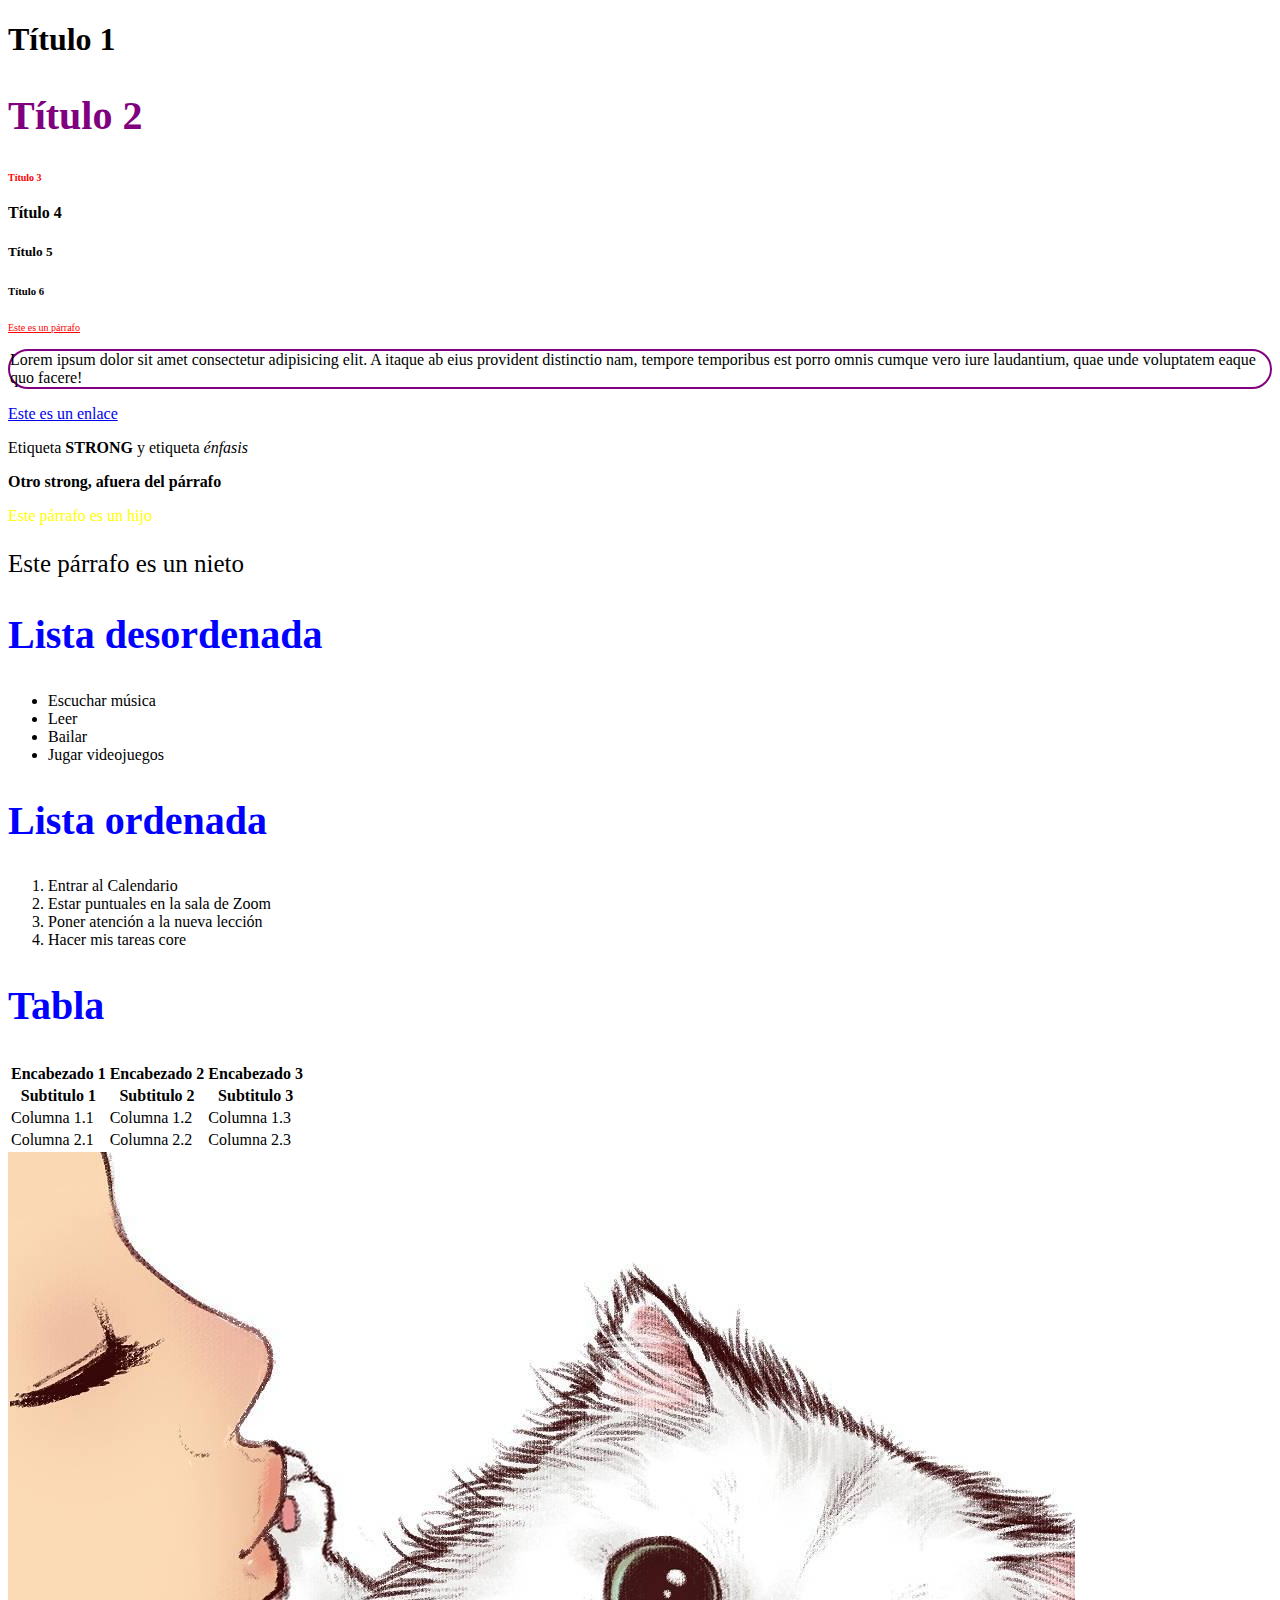
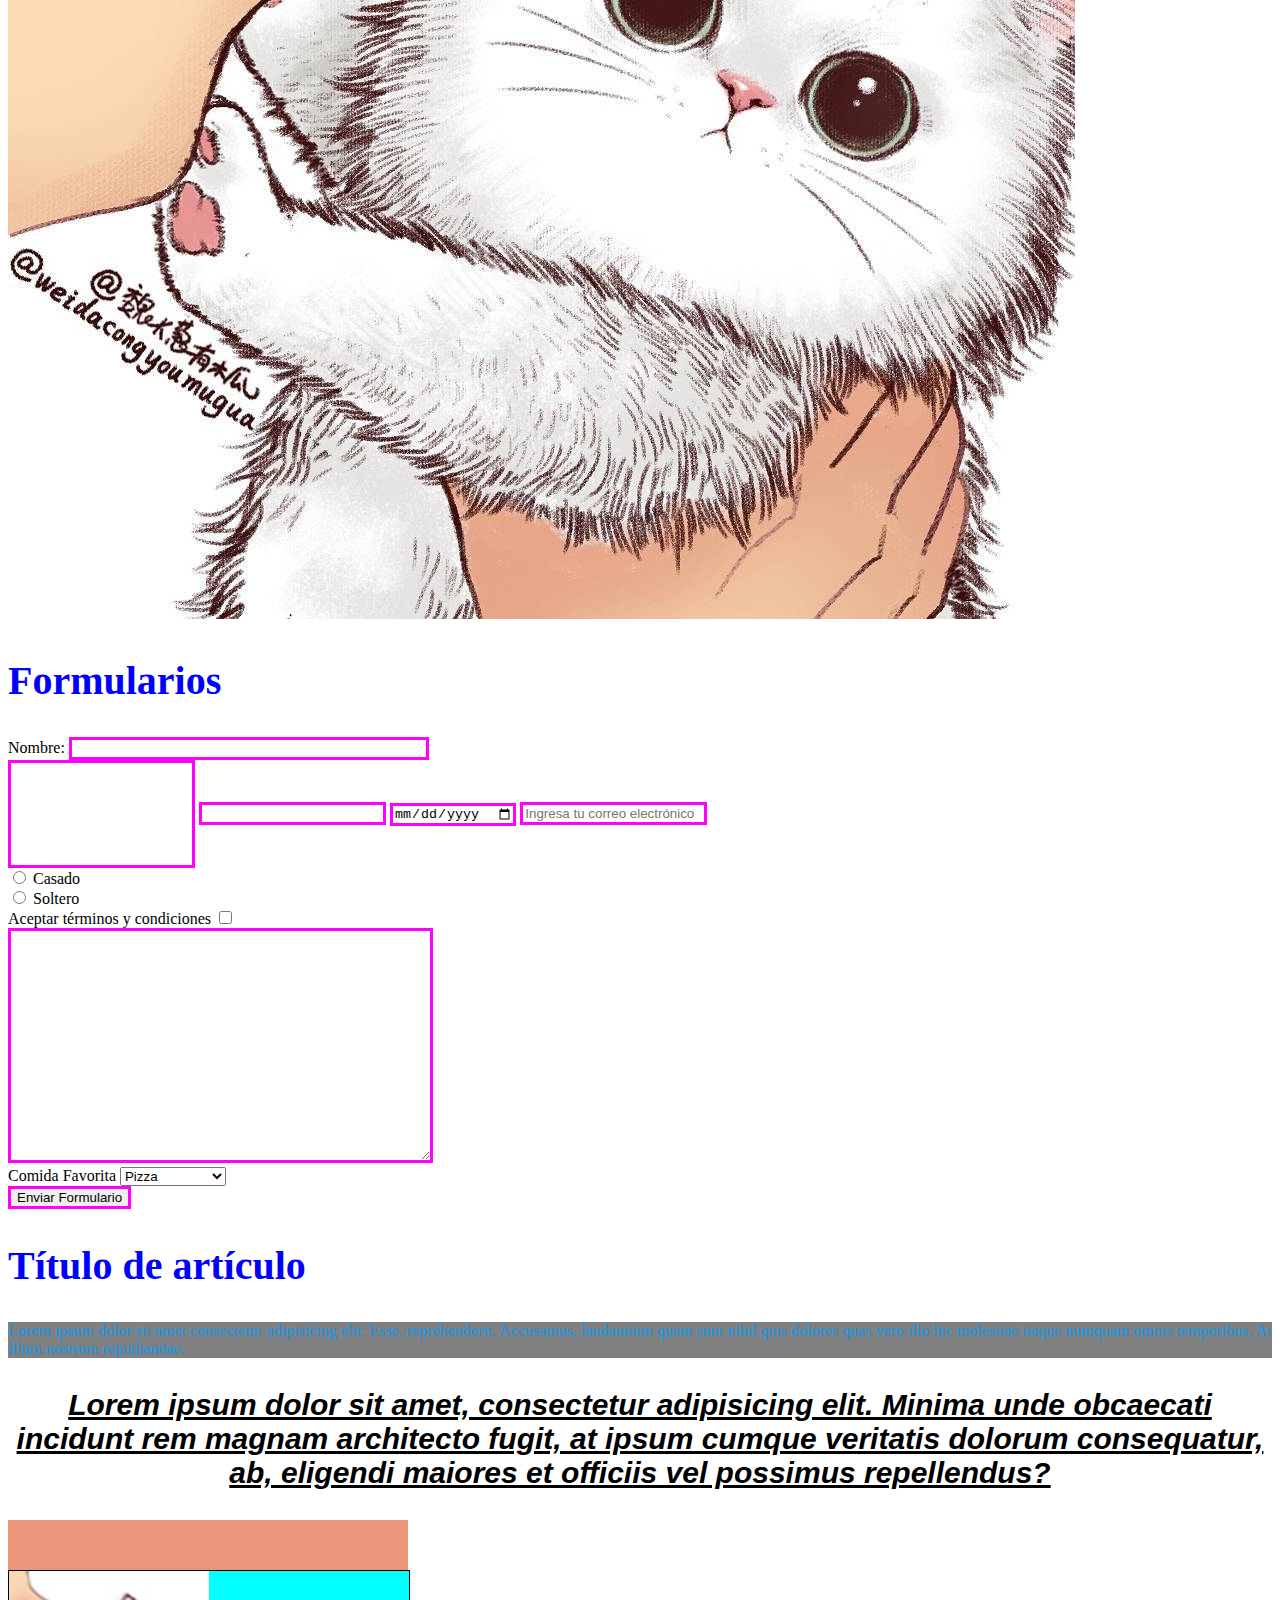
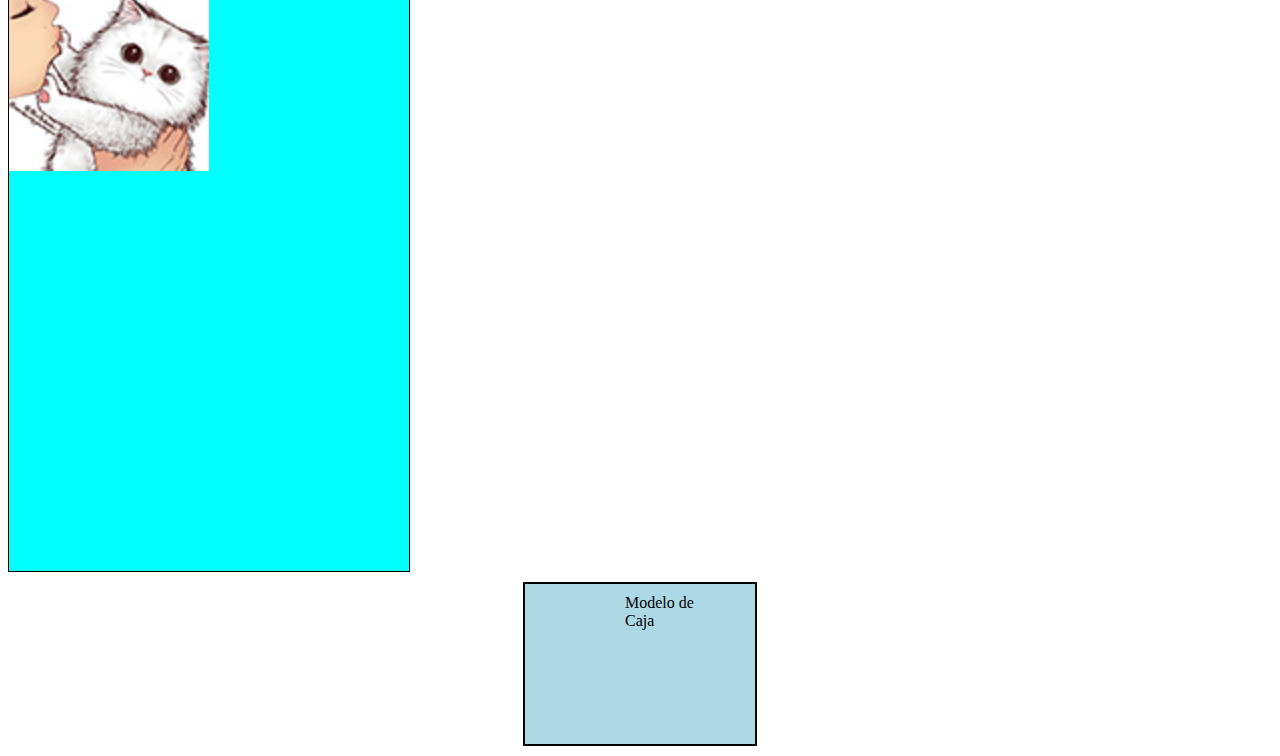
<file: 1.- Intro/index.html>
<!DOCTYPE html>
<html lang="en">
<head>
    <meta charset="UTF-8">
    <meta name="viewport" content="width=device-width, initial-scale=1.0">
    <title>Intro a HTML</title>
    <link rel="stylesheet" href="css/style.css">
</head>
<body>
    <h1>Título 1</h1>
    <h2 id="h2_morado">Título 2</h2>
    <h3 class="rojo">Título 3</h3>
    <h4>Título 4</h4>
    <h5>Título 5</h5>
    <h6>Título 6</h6>

    <p class="rojo subrayado">
        Este es un párrafo
    </p>

    <p id="parrafo_especial">
        Lorem ipsum dolor sit amet consectetur adipisicing elit. A itaque ab eius provident distinctio nam, tempore temporibus est porro omnis cumque vero iure laudantium, quae unde voluptatem eaque quo facere!
    </p>

    <a href="http://google.com" target="_blank">Este es un enlace</a>

    <p>
        Etiqueta <strong>strong</strong> y etiqueta <em>énfasis</em>
    </p>
    <strong>Otro strong, afuera del párrafo</strong>

    <div class="container">
        <p>
            Este párrafo es un hijo
        </p>
        <div>
            <p>
                Este párrafo es un nieto
            </p>
        </div>
    </div>


    <h2>Lista desordenada</h2>
    <!-- Comentario: Unordered List -->
    <ul>
       <li>Escuchar música</li> 
       <li>Leer</li>
       <li>Bailar</li>
       <li>Jugar videojuegos</li>
    </ul>

    <h2>Lista ordenada</h2>
    <ol>
        <li>Entrar al Calendario</li>
        <li>Estar puntuales en la sala de Zoom</li>
        <li>Poner atención a la nueva lección</li>
        <li>Hacer mis tareas core</li>
    </ol>

    <h2>Tabla</h2>
    <table>
        <thead>
            <tr>
                <th>Encabezado 1</th>
                <th>Encabezado 2</th>
                <th>Encabezado 3</th>
            </tr>
            <tr>
                <th>Subtitulo 1</th>
                <th>Subtitulo 2</th>
                <th>Subtitulo 3</th>
            </tr>
        </thead>
        <tbody>
            <tr>
                <td>Columna 1.1</td>
                <td>Columna 1.2</td>
                <td>Columna 1.3</td>
            </tr>
            <tr>
                <td>Columna 2.1</td>
                <td>Columna 2.2</td>
                <td>Columna 2.3</td>
            </tr>
        </tbody>
        <tfoot></tfoot>
    </table>

    <img src="images/gatito.jpg" alt="Gatito" >

    <div></div> <!-- Bloque o caja -->

    <h2>Formularios</h2>
    <!-- action=Accion a tomar al enviar el form
        method=Manera de envío -->
    <form action="#" method="post">
        <div>
            <label>Nombre:</label>
            <input type="text" name="nombre" >
        </div>
        <div>
            <input type="number" name="numero" >
            <input type="password" name="contra" >
            <input type="date" name="fecha" >
            <input type="email" name="correo" placeholder="Ingresa tu correo electrónico" >
        </div>
        <div>
            <input type="radio" name="estado_civil" value="casado" id="casado_id" >
            <label for="casado_id">Casado</label><br>
            <input type="radio" name="estado_civil" value="soltero" id="soltero_id" >
            <label for="soltero_id">Soltero</label>
        </div>
        <div>
            <label for="terminos_id">Aceptar términos y condiciones</label>
            <input type="checkbox" name="terminos_condiciones" id="terminos_id" >
        </div>
        <div>
            <textarea cols="50" rows="15"></textarea>
        </div>
        <div>
            <label>Comida Favorita</label>
            <select name="comida">
                <option>Pizza</option>
                <option>Sushi</option>
                <option>Tacos</option>
                <option>Hamburguesa</option>
            </select>
        </div>
        <div>
            <input type="submit" value="Enviar Formulario" >
        </div>
    </form>
    <div></div>

    <!-- Etiquetas semánticas -->
    <header></header>
    <nav></nav>
    <main></main>
    <footer></footer>
    <article>
        <h2>Título de artículo</h2>
    </article>

    <p class="color">
        Lorem ipsum dolor sit amet consectetur adipisicing elit. Esse, reprehenderit. Accusamus, laudantium quam sunt nihil quis dolores quas vero illo hic molestiae itaque numquam omnis temporibus. At illum nostrum repudiandae.
    </p>

    <p id="texto">
        Lorem ipsum dolor sit amet, consectetur adipisicing elit. Minima unde obcaecati incidunt rem magnam architecto fugit, at ipsum cumque veritatis dolorum consequatur, ab, eligendi maiores et officiis vel possimus repellendus?
    </p>

    <div class="tamano">

    </div>

    <div class="background">

    </div>

    <div id="box_model">
        Modelo de Caja
    </div>

</body>
</html>
</file>
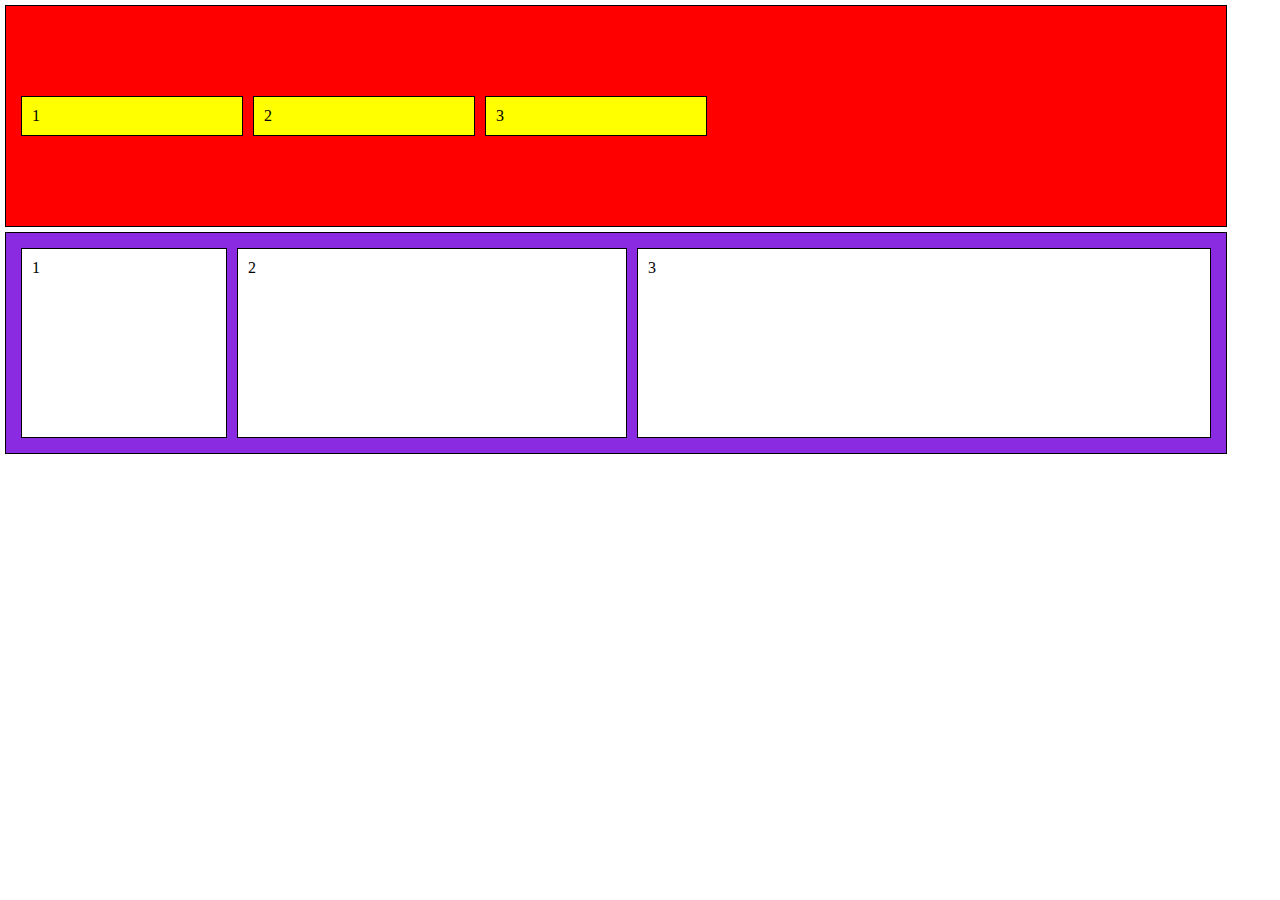
<file: 2.- Flex/index.html>
<!DOCTYPE html>
<html lang="en">
<head>
    <meta charset="UTF-8">
    <meta name="viewport" content="width=device-width, initial-scale=1.0">
    <title>Práctica de Flex</title>
    <link rel="stylesheet" href="css/style.css">
</head>
<body>
    <div class="container1">
        <div class="s1">
            1
        </div>
        <div class="s2">
            2
        </div>
        <div class="s3">
            3
        </div>
    </div>
    <div class="container2">
        <div class="section1">
            1
        </div>
        <div class="section2">
            2
        </div>
        <div class="section3">
            3
        </div>
    </div>
</body>
</html>
</file>
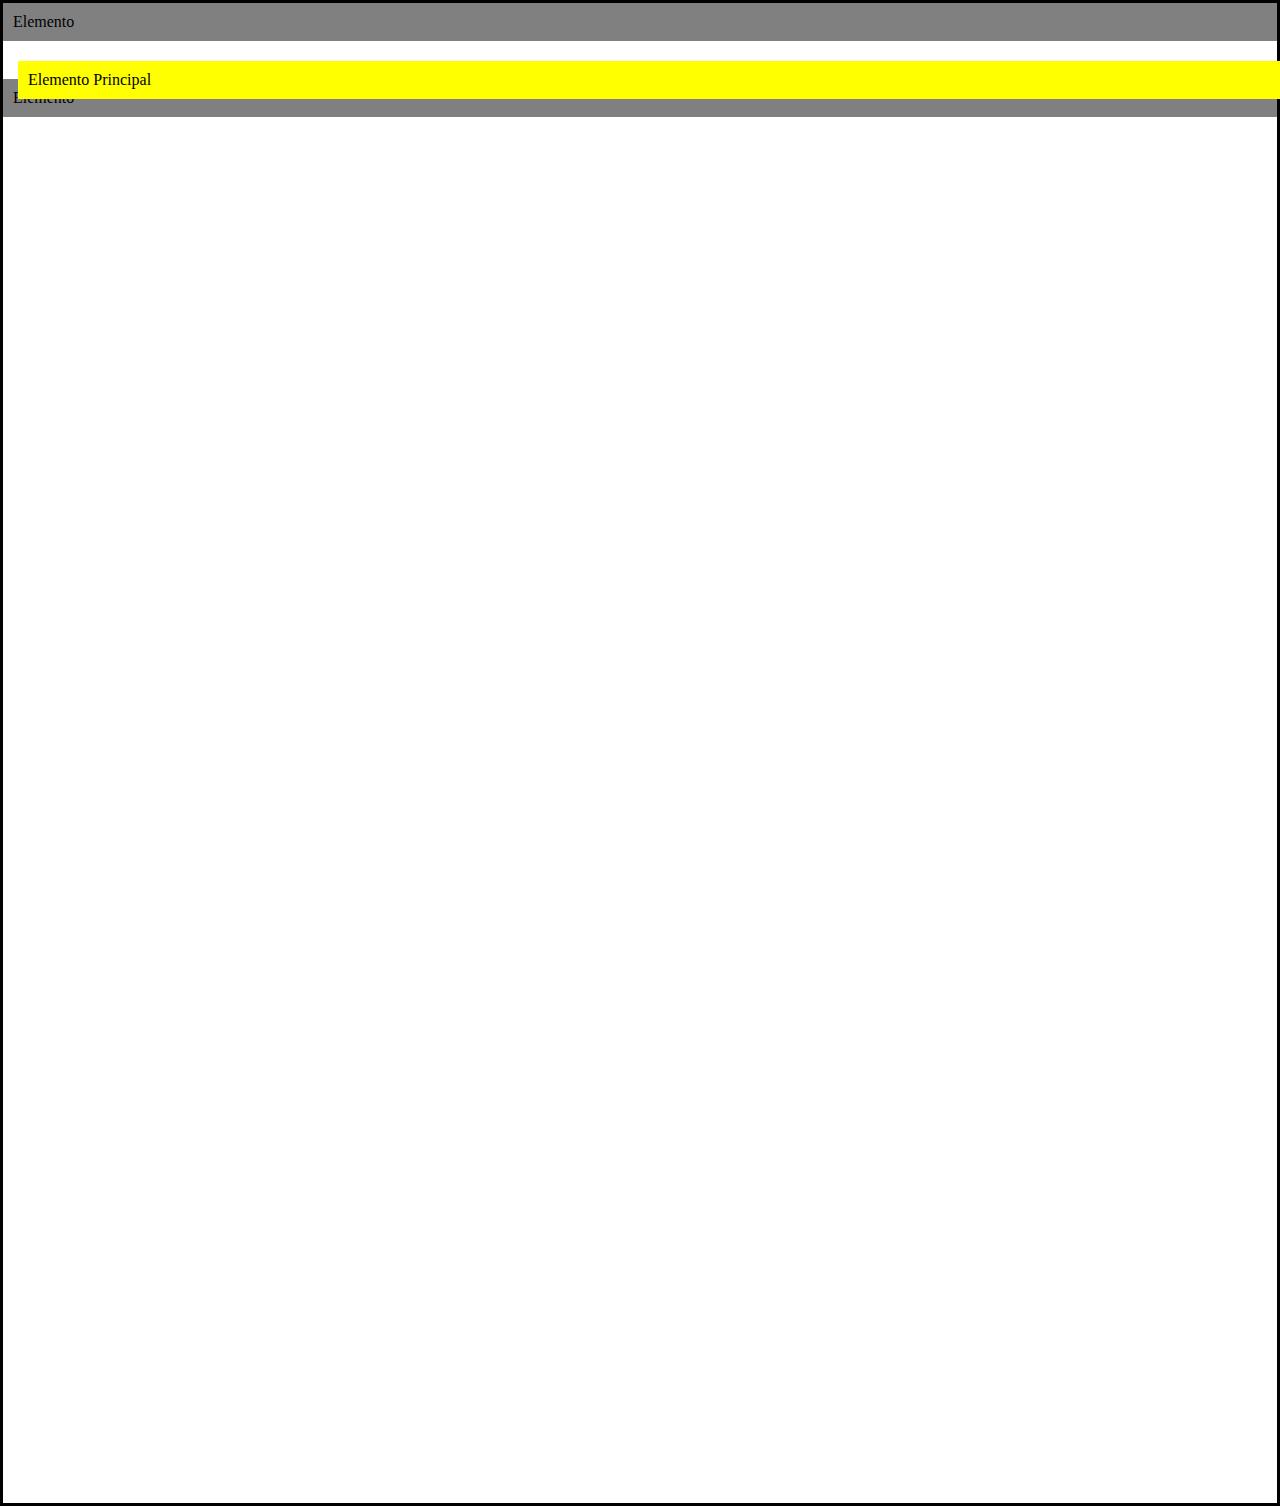
<file: 3.- Position/index.html>
<!DOCTYPE html>
<html lang="en">
<head>
    <meta charset="UTF-8">
    <meta name="viewport" content="width=device-width, initial-scale=1.0">
    <title>Práctica de Posición</title>
    <link rel="stylesheet" href="css/style.css">
</head>
<body>
    <div class="container">
        <div class="element">
            Elemento
        </div>
        <div class="main-element">
            Elemento Principal
        </div>
        <div class="element">
            Elemento
        </div>
    </div>
</body>
</html>
</file>
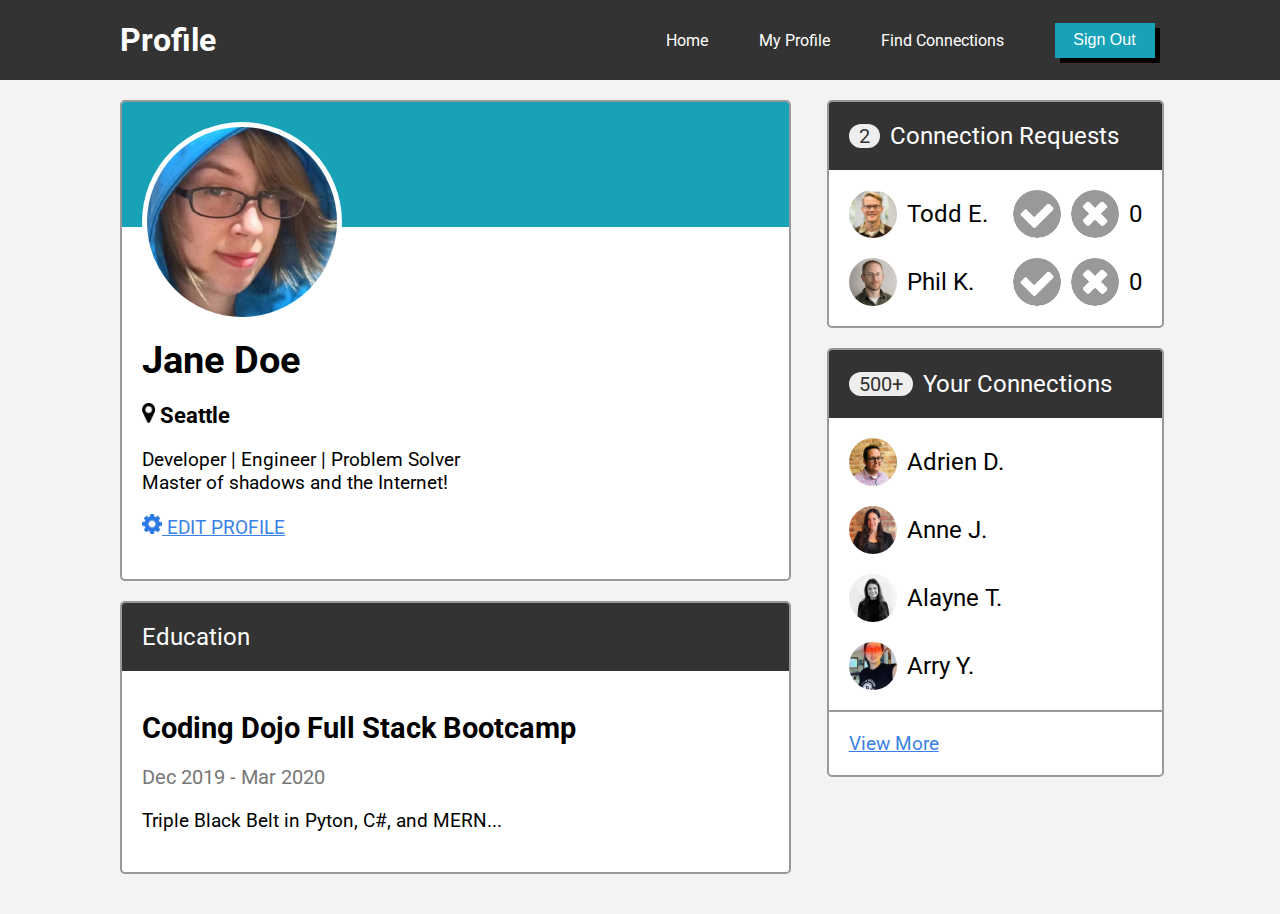
<file: 4.- Javascript/profile-page/index.html>
<!DOCTYPE html>
<html lang="en">
<head>
    <meta charset="UTF-8">
    <meta http-equiv="X-UA-Compatible" content="IE=edge">
    <meta name="viewport" content="width=device-width, initial-scale=1.0">
    <title>Document</title>
    <link rel="stylesheet" href="css/style.css">
    <link rel="stylesheet" href="css/style2.css">
    <link rel="preconnect" href="https://fonts.gstatic.com">
    <link href="https://fonts.googleapis.com/css2?family=Roboto&display=swap" rel="stylesheet"> 
</head>
<body>
    <div class="top">
        <div class="nav">
            <h1 class="nav-title" onclick="eliminar(this)">Profile</h1>
            <ul class="nav-links">
                <li><a href="#" onclick="alerta()">Home</a></li>
                <li><a href="#" class="active" onclick="cambiar_texto(this)">My Profile</a></li>
                <li><a href="#" onclick="cambiar_texto(this)">Find Connections</a></li>
                <li><button class="btn" onclick="alerta()">Sign Out</button></li>
            </ul>
        </div>  
    </div>
    <div class="container">
        <div class="row">
            <!-- left column -->
            <div class="col-2">
                <div class="user-card">
                    <div class="card-header">
                        <img src="images/jane-m.jpg" alt="jane-medium-avatar" class="avatar-m" onmouseover="cambiar_imagen(this)" onmouseout="regresa_imagen(this)">
                    </div>
                    <div class="card-body">
                        <h1 id="nombre">Jane Doe</h1>
                        <h3>
                            <img src="images/map-marker.png" alt="pin" class="icon-s" ondblclick="aumentar_clicks()"> 
                            <span>Seattle</span>
                        </h3>
                        <p class="descripcion" onclick="cambiar_color(this)">Developer | Engineer | Problem Solver<br>
                        Master of shadows and the Internet!</p>
                        <p>
                            <a href="#" onclick="editar_perfil()" class="editar">
                                <img src="images/gear.png" alt="gear" class="icon-s"> 
                                edit profile
                            </a>
                        </p>
                    </div>
                </div>

                <div class="card">
                    <div class="header" onclick="eliminar(this)">
                        Education
                    </div>
                    <div class="card-body">
                        <h2>Coding Dojo Full Stack Bootcamp</h2>
                        <p class="dates">Dec 2019 - Mar 2020</p>
                        <p>Triple Black Belt in Pyton, C#, and MERN...</p>
                    </div>
                </div>

            </div>

            <!-- right column -->
            <div class="col">
                <div class="card">
                    <div class="header">
                        <span class="connections">2</span>
                        Connection Requests
                    </div>
                    <div class="user-line">
                        <span class="start">
                            <img src="images/todd-s.jpg" alt="todd" class="avatar-s">
                            <span>Todd E.</span>
                        </span>
                        <span class="end">
                            <img src="images/accept-circle.png" alt="accept" class="avatar-s" onclick="hizo_click_arriba()">
                            <img src="images/close-circle.png" alt="decline" class="avatar-s">
                            <span id="numero-arriba">0</span>
                        </span>
                    </div>
                    <div class="user-line">
                        <span class="start">
                            <img src="images/phil-s.jpg" alt="phil" class="avatar-s">
                            <span>Phil K.</span>
                        </span>
                        <span class="end">
                            <img src="images/accept-circle.png" alt="accept" class="avatar-s" onclick="hizo_click_abajo()">
                            <img src="images/close-circle.png" alt="decline" class="avatar-s">
                            <span id="numero-abajo">0</span>
                        </span>
                    </div>
                </div>
                <div class="card">
                    <div class="header">
                        <span class="connections">500+</span>
                        Your Connections
                    </div>
                    <div class="user-line">
                        <span class="start">
                            <img src="images/adrien-s.jpg" alt="adrien" class="avatar-s">
                            <span>Adrien D.</span>
                        </span>
                    </div>
                    <div class="user-line">
                        <span class="start">
                            <img src="images/anne-s.jpg" alt="anne" class="avatar-s">
                            <span>Anne J.</span>
                        </span>
                    </div>
                    <div class="user-line">
                        <span class="start">
                            <img src="images/alayne-s.jpg" alt="alayne" class="avatar-s">
                            <span>Alayne T.</span>
                        </span>
                    </div>
                    <div class="user-line">
                        <span class="start">
                            <img src="images/arry-s.jpg" alt="arry" class="avatar-s">
                            <span>Arry Y.</span>
                        </span>
                    </div>
                    <div class="footer">
                        <a href="#">View More</a>
                    </div>
                </div>
            </div>  
        </div>
    </div>
    <script src="js/script.js" ></script>
</body>
</html>
</file>
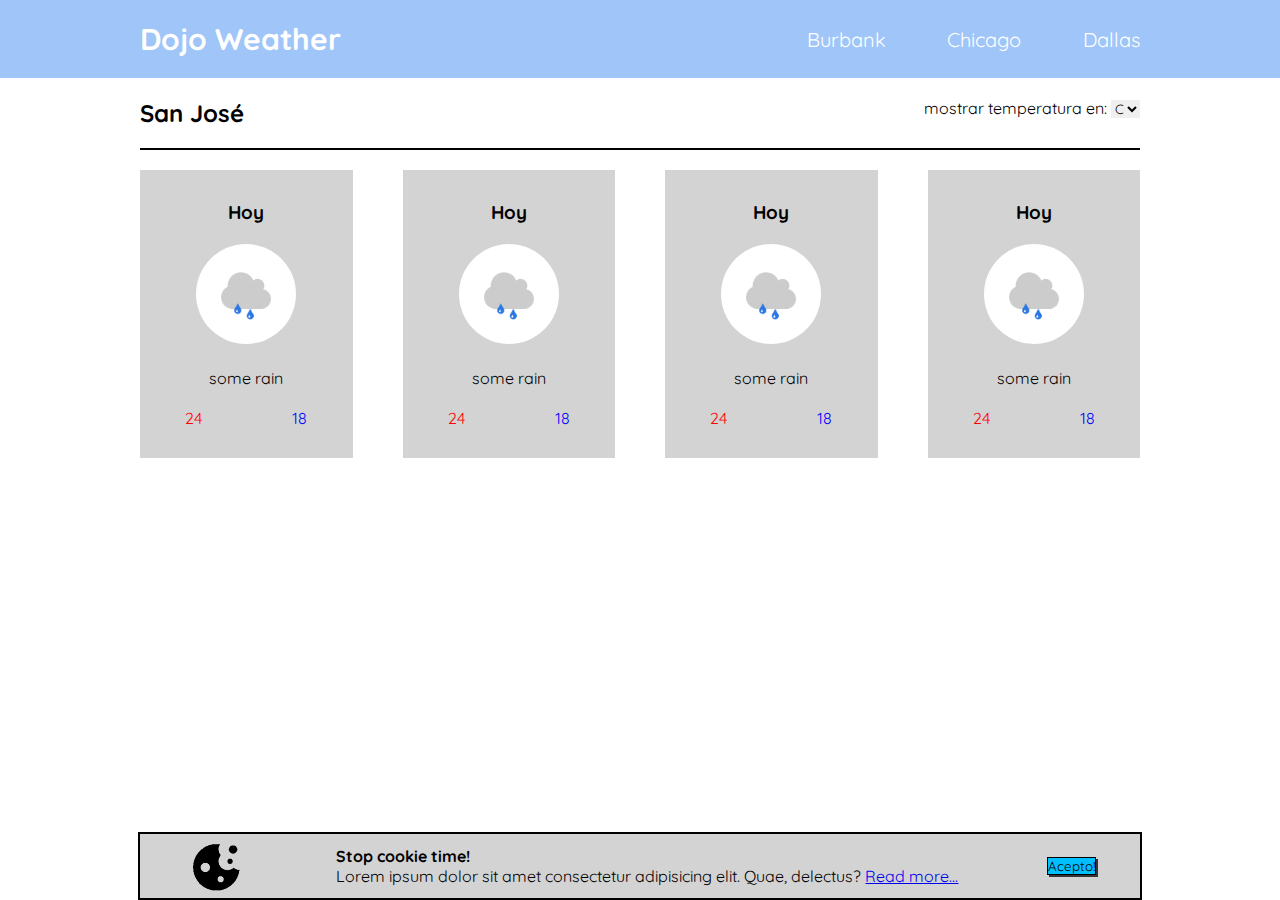
<file: 4.- Javascript/tiempo-dojo/index.html>
<!DOCTYPE html>
<html lang="en">
<head>
    <meta charset="UTF-8">
    <meta name="viewport" content="width=device-width, initial-scale=1.0">
    <title>Tiempo Dojo</title>
    <link rel="stylesheet" href="css/style.css">
    <link rel="preconnect" href="https://fonts.googleapis.com">
    <link rel="preconnect" href="https://fonts.gstatic.com" crossorigin>
    <link href="https://fonts.googleapis.com/css2?family=Quicksand:wght@300..700&display=swap" rel="stylesheet">
</head>
<body>
    <header>
        <nav>
            <h1>Dojo Weather</h1>
            <ul>
                <li>
                    <a href="#" onclick="alerta(this)">Burbank</a>
                </li>
                <li>
                    <a href="#" onclick="alerta(this)">Chicago</a>
                </li>
                <li>
                    <a href="#" onclick="alerta(this)">Dallas</a>
                </li>
            </ul>
        </nav>
    </header>
    <main>
        <div class="sanjose">
            <h2 id="lugar">San José</h2>
            <form>
                <label>mostrar temperatura en:</label>
                <select onchange="cambiar_temperatura()">
                    <option>C</option>
                    <option>F</option>
                </select>
            </form>
        </div>
        <div class="semana">
            <div class="dia">
                <h3>Hoy</h3>
                <img src="assets/some_rain.png" alt="some rain">
                <p>some rain</p>
                <div class="temperaturas">
                    <span class="max" id="temp0">24</span>
                    <span class="min" id="temp1">18</span>
                </div>
            </div>
            <div class="dia">
                <h3>Hoy</h3>
                <img src="assets/some_rain.png" alt="some rain">
                <p>some rain</p>
                <div class="temperaturas">
                    <span class="max" id="temp2">24</span>
                    <span class="min" id="temp3">18</span>
                </div>
            </div>
            <div class="dia">
                <h3>Hoy</h3>
                <img src="assets/some_rain.png" alt="some rain">
                <p>some rain</p>
                <div class="temperaturas">
                    <span class="max" id="temp4">24</span>
                    <span class="min" id="temp5">18</span>
                </div>
            </div>
            <div class="dia">
                <h3>Hoy</h3>
                <img src="assets/some_rain.png" alt="some rain">
                <p>some rain</p>
                <div class="temperaturas">
                    <span class="max" id="temp6">24</span>
                    <span class="min" id="temp7">18</span>
                </div>
            </div>
        </div>
    </main>
    <footer>
        <div class="cookie">
            <img src="assets/cookie.png" alt="cookie">
            <div>
                <h4>Stop cookie time!</h4>
                <p>
                    Lorem ipsum dolor sit amet consectetur adipisicing elit. Quae, delectus? <a href="#">Read more...</a>
                </p>
            </div>
            <button onclick="eliminar_cookies()">Acepto!</button>
        </div>
    </footer>
    <script src="js/script.js" ></script>
</body>
</html>
</file>
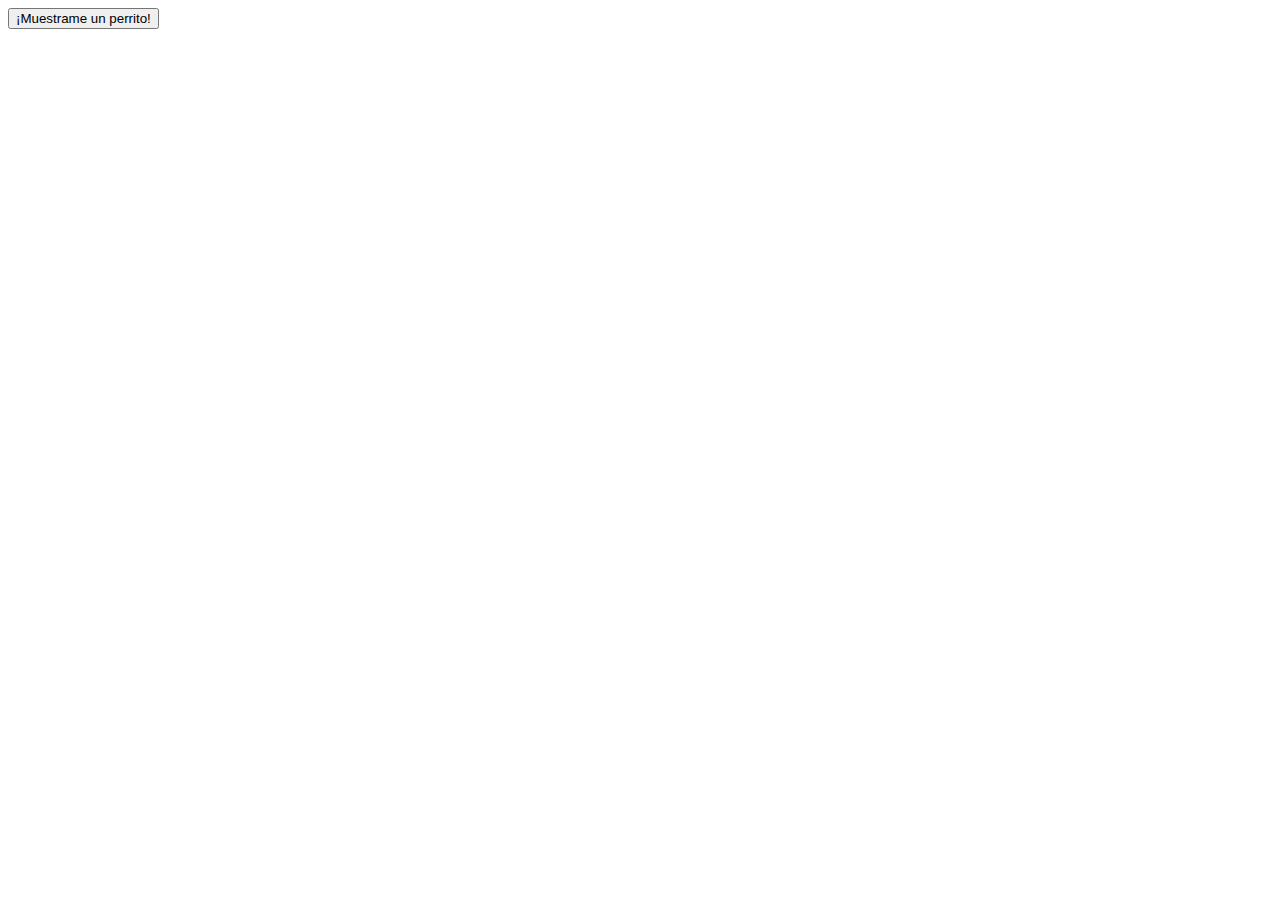
<file: 6.- Extras/dogapi.html>
<!DOCTYPE html>
<html lang="en">
<head>
    <meta charset="UTF-8">
    <meta name="viewport" content="width=device-width, initial-scale=1.0">
    <title>Dog API</title>
</head>
<body>
    <div class="img">

    </div>
    <button onclick="muestraPerritoAsync()">
        ¡Muestrame un perrito!
    </button>
    <script src="dogapi.js"></script>
</body>
</html>
</file>
<file: 1.- Intro/css/style.css>
/* CSS - Cascade Style Sheets */
/*
SELECTORES BÁSICOS
etiqueta {
    propiedad: valor;
}

.clase {
    propiedad: valor;
}

#id {
    propiedad: valor;
}

*/

h2 {
    color: blue;
    font-size: 40px;
}

/*Clase puede ser utilizada para múltiples elementos
Múltiples clases para 1 solo elemento*/
.rojo {
    color: red;
    font-size: 10px;
}

.subrayado {
    text-decoration: underline;
}
/*ID no se pueden repetir
Elementos/Tags solo tienen 1 ID
*/
#parrafo_especial {
    border: 2px solid purple;
    border-radius: 20px;
}

/*Importancia: ID, clases, etiqueta*/

#h2_morado {
    color: purple;
}

/* Etiqueta strong que está dentro de párrafo */
p strong { 
    text-transform: uppercase;
}

/*
.rojo strong
#parrafo_especial em
.subrayado .abc
*/

/*Solamente se ve afectado el descendiente directo de mi elemento*/
.container > p {
    color: yellow;
}

.container > div > p {
    font-size: 25px;
}

input[type="text"] {
    width: 350px;
}

input[type="number"] {
    height: 100px;
}

input, textarea {
    border: 3px solid magenta;
}

/*COLOR*/
.color {
    /*color: se refiere al color de la letra*/
    /* color: green; */
    /* color: #043e09; Color en hexadecimal */
    color: rgb(19, 150, 232); /*Color en RGB*/
    /*background-color: color de fondo*/
    background-color: gray;
}

#texto {
    text-align: center; /*left, center, right, justify*/
    text-decoration: underline; /*underline, line-through, none, overline*/
    font-style: italic; /*italic, normal*/
    font-weight: bold; /*bold, normal, light. 100, 300, 900*/
    font-size: 30px; /*px, pt, em*/
    font-family: sans-serif; /*Nombre de font que queramos para el HTML*/
}

.tamano {
    background-color: darksalmon;
    width: 400px; /*ancho*/
    height: 50px; /*alto*/
}

.background {
    width: 400px;
    height: 600px;
    border: 1px solid black;

    background-color: aqua;
    background-image: url(../images/gatito_small.jpg);
    background-repeat: no-repeat; /*no-repeat, repeat-x, repeat-y, repeat*/
    background-size: 50%; /*cover: estira verticalmente, contain: estira horizontalmente*/
}

/*BOX MODEL*/
#box_model {
    background-color: lightblue;
    width: 100px;
    height: 100px;
    /*Margin: es el espacio entre mi elemento y el resto de la página*/
    margin: 20px; /*%, em, pt*/
    margin-top: 10px; /*-top, -right, -bottom, -left*/
    margin: 50px 15px; /* ArribaAbajo IzqDer */
    margin: 50px 20px 100px 200px; /*arriba der abajo izq*/

    /*Padding es el margin interno*/
    padding: 20px;
    padding-bottom: 100px;
    padding: 50px 10px;
    padding: 10px 30px 50px 100px;

    border: 2px solid black; /*solid dotted dashed double*/

    /*Centrar horizontalmente*/
    margin: 10px auto;
}
</file>
<file: 4.- Javascript/profile-page/css/style.css>
* {
    margin: 0;
    padding: 0;
}

body {
    font-family: 'Roboto', sans-serif;
    background-color: #f3f3f3;
}

.top {
    background-color: #333333;
}

.nav {
    width: 1080px;
    margin: 0 auto;
    color: #ffffff;
    height: 80px;
    display: flex;
    align-items: center;
    justify-content: space-between;
}

.nav-links {
    width: 50%;
    display: flex;
    align-items: center;
    list-style-type: none;
    justify-content: space-around;
}

.nav a {
    color: #ffffff;
    text-decoration: none;
}

.nav-title {
    margin-left: 20px;
}

.btn {
    height: 35px;
    width: 100px;
    background-color: #17a2b8;
    color: #ffffff;
    border: none;
    font-size: 16px;
    box-shadow: 5px 5px #000000;
}

.container {
    width: 1080px;
    margin: 0 auto;
}

.row {
    display: flex;
}

.col, .col-2 {
    margin: 10px;
    padding: 10px;
    flex: 1;
}

.col-2 {
    flex: 2;
}

.flex-container {
    width: 1000px;
    margin: 0 auto;
    display: flex;
    justify-content: space-between;
    align-items: center;
}

.user-card, .card {
    width: 100%;
    background-color: #fff;
    border: 2px solid #999;
    margin-bottom: 20px;
    border-radius: 5px;
    font-size: 1.2rem;
    overflow: hidden;
}

.card-header {
    background-color: #17a2b8;
    height: 125px;
    margin-bottom: 70px;
}

.card-body {
    padding: 20px;
}

.card-body h1, 
.card-body h2,
.card-body h3,
.card-body p {
    margin: 20px 0px;
}

.avatar-m {
    border-radius: 50%;
    background-color: #fff;
    height: 190px;
    padding: 5px;
    margin-top: 20px;
    margin-left: 20px;
}

.icon-s {
    height: 20px;
}

a {
    color: #3a81e6;
}

.header {
    background-color: #333333;
    padding: 20px;
    color: #ffffff;
    font-size: 24px;
    display: flex;
    align-items: center;
}

.avatar-s {
    border-radius: 50%;
    height: 48px;
    margin-right: 10px;
}

.user-line {
    display: flex;
    justify-content: space-between;
    margin: 20px;
}

.start, .end {
    display: flex;
    align-items: center;
    font-size: 24px;
}

.dates {
    font-size: 20px;
    color: #777;
}

.footer {
    padding: 20px;
    border-top: 2px solid #999;
}

.connections {
    background-color: #eee;
    color: #333;
    font-size: 20px;
    border-radius: 12px;
    height: 24px;
    padding: 0 10px;
    margin-right: 10px;
}

.h1_darkmode {
    background-color: black;
    color: white;
    font-weight: bold;
}
</file>
<file: 4.- Javascript/profile-page/css/style2.css>
.editar {
    text-transform: uppercase;
}
</file>
<file: 2.- Flex/css/style.css>
/*CSS RESET*/
* {
    margin: 0;
    padding: 0;
    border: 0;
}

div {
    border: 1px solid black;
    padding: 10px;
    margin: 5px;
}

.container1 {
    background-color: red;
    width: 1200px;
    height: 200px;
    display: flex;
    /*Acomodo vertical*/
    align-items: center; /*stretch, center, flex-start, flex-end*/
    /*Acomodo horizontal*/
    justify-content: flex-start; /*flex-start, flex-end, center, space-between, space-around, space-evenly*/
    /*Dirección*/
    flex-direction: row; /*row, row-reverse, column, column-reverse*/
}

/*
.container1 > div
*/
.s1, .s2, .s3 {
    width: 200px;
    background-color: yellow;
}

.container2 {
    background-color: blueviolet;
    width: 1200px;
    height: 200px;
    display: flex;
}

.section1, .section2, .section3 {
    background-color: white;
    flex: 1;
}

.section2 {
    flex: 2;
}

.section3 {
    flex: 3;
}

/*
section1 = 1 -> 1/6
section2 = 2 -> 2/6 = 1/3
section3 = 3 -> 3/6 = 1/2
TOTAL: 6
*/
</file>
<file: 3.- Position/css/style.css>
/*CSS RESET*/
* {
    padding: 0;
    margin: 0;
    border: 0;
}

.container {
    border: 3px solid black;
    height: 1500px;
    position: relative;
}

.element {
    background-color: gray;
    padding: 10px;
    position: relative;
}

.main-element {
    background-color: yellow;
    padding: 10px;
    /*position: static; /*POR DEFAULT: mi elemento no se mueve*/
    position: relative; /*Me permite el uso de top, left, bottom right. Se mueve en base a mi posición original SIN afectar el resto de mis elementos*/

    /*position: absolute; /*Se mueve en base al contenedor padre(relative), e ignora el resto de elementos*/

    /*position: fixed; /*No se ve afectado por el scroll, ignora el resto de mis elemento*/

    /*position: sticky; /*Va a tener posicion original y al scrollear se fija en la posicion establecida*/

    /*Movimiento: top, left, bottom, right*/
    top: 20px;
    left: 15px;
    z-index: 2; /*Eje z, que tal adelante o atras quiero mi elemento. Entre más grande el número más al frente*/
}
</file>
<file: 4.- Javascript/tiempo-dojo/css/style.css>
/*CSS RESET*/
* {
    margin: 0;
    padding: 0;
    border: 0;
    /*Tipo de font*/
    font-family: "Quicksand", sans-serif;
}

header {
    background-color: #a0c5f8;
    padding: 20px 0;
}

/*1280MD 1920HD*/
nav {
    width: 1000px;
    margin: 0 auto;
    display: flex;
    align-items: center;
    justify-content: space-between;
}

nav ul {
    display: flex;
    list-style: none;
    flex: 1; /*1/3*/
    justify-content: space-between;
}

nav h1 {
    flex: 2; /*2/3*/
    color: white;
    font-size: 30px;
}

nav ul li a { /*nav a*/
    color: white;
    text-decoration: none;
    font-size: 20px;
}

.sanjose {
    display: flex;
    width: 1000px;
    margin: 0 auto;
    justify-content: space-between;
    padding: 20px 0;
    border-bottom: 2px solid black;
}

.semana {
    width: 1000px;
    margin: 0 auto;
    display: flex;
    margin-top: 20px;
    gap: 5%; /*Al elemento padre*/
}

.dia {
    flex: 1;
    background-color: lightgray;
    text-align: center;
    padding: 30px 0;
}

.dia img {
    width: 100px;
    border-radius: 50%;
    margin: 20px 0;
}

.max {
    color: red;
}

.min {
    color: blue;
}

.temperaturas {
    display: flex;
    justify-content: space-around;
    margin-top: 20px;
}

footer {
    position: fixed; /*Fija el elemento en un espacio e ignora scroll*/
    bottom: 0;
    width: 100%;
}

.cookie {
    width: 1000px;
    margin: 0 auto;
    background-color: lightgray;
    border: 2px solid black;
    display: flex;
    align-items: center;
    justify-content: space-around;
}

.cookie button {
    background-color: deepskyblue;
    border: 1px solid black;
    box-shadow: 2px 2px 0px 0px rgba(0,0,0,0.75);
    -webkit-box-shadow: 2px 2px 0px 0px rgba(0,0,0,0.75);
    -moz-box-shadow: 2px 2px 0px 0px rgba(0,0,0,0.75);
}
</file>
